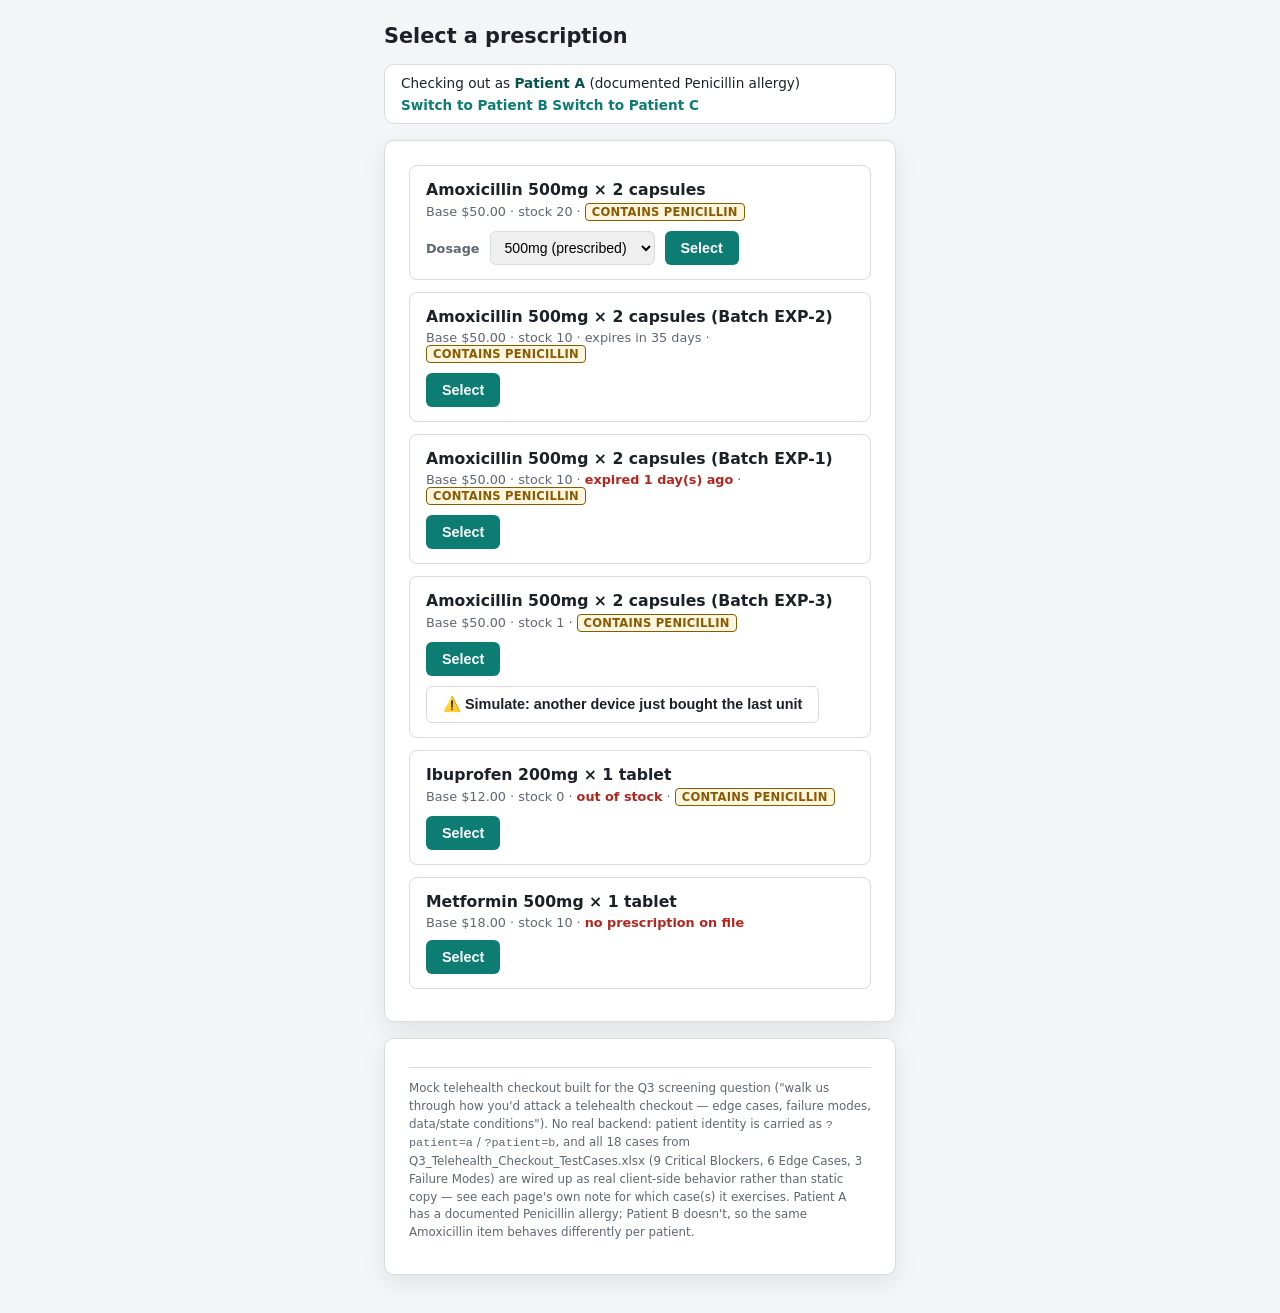
<file: index.html>
<!doctype html>
<html lang="en">
<head>
<meta charset="utf-8">
<meta name="viewport" content="width=device-width, initial-scale=1">
<title>Telehealth Checkout — Demo</title>
<link rel="stylesheet" href="style.css">
</head>
<body>
  <div class="page">
    <h1>Select a prescription</h1>
    <div id="patientBanner" class="patient-banner"></div>

    <div class="card">
      <div id="medicationList" data-testid="medication-list"></div>
    </div>

    <div class="card">
      <p class="demo-note">
        Mock telehealth checkout built for the Q3 screening question
        ("walk us through how you'd attack a telehealth checkout — edge
        cases, failure modes, data/state conditions"). No real backend:
        patient identity is carried as <code>?patient=a</code> /
        <code>?patient=b</code>, and all 18 cases from
        Q3_Telehealth_Checkout_TestCases.xlsx (9 Critical Blockers, 6 Edge
        Cases, 3 Failure Modes) are wired up as real client-side behavior
        rather than static copy — see each page's own note for which
        case(s) it exercises. Patient A has a documented Penicillin
        allergy; Patient B doesn't, so the same Amoxicillin item behaves
        differently per patient.
      </p>
    </div>
  </div>

  <script src="app.js"></script>
</body>
</html>
</file>
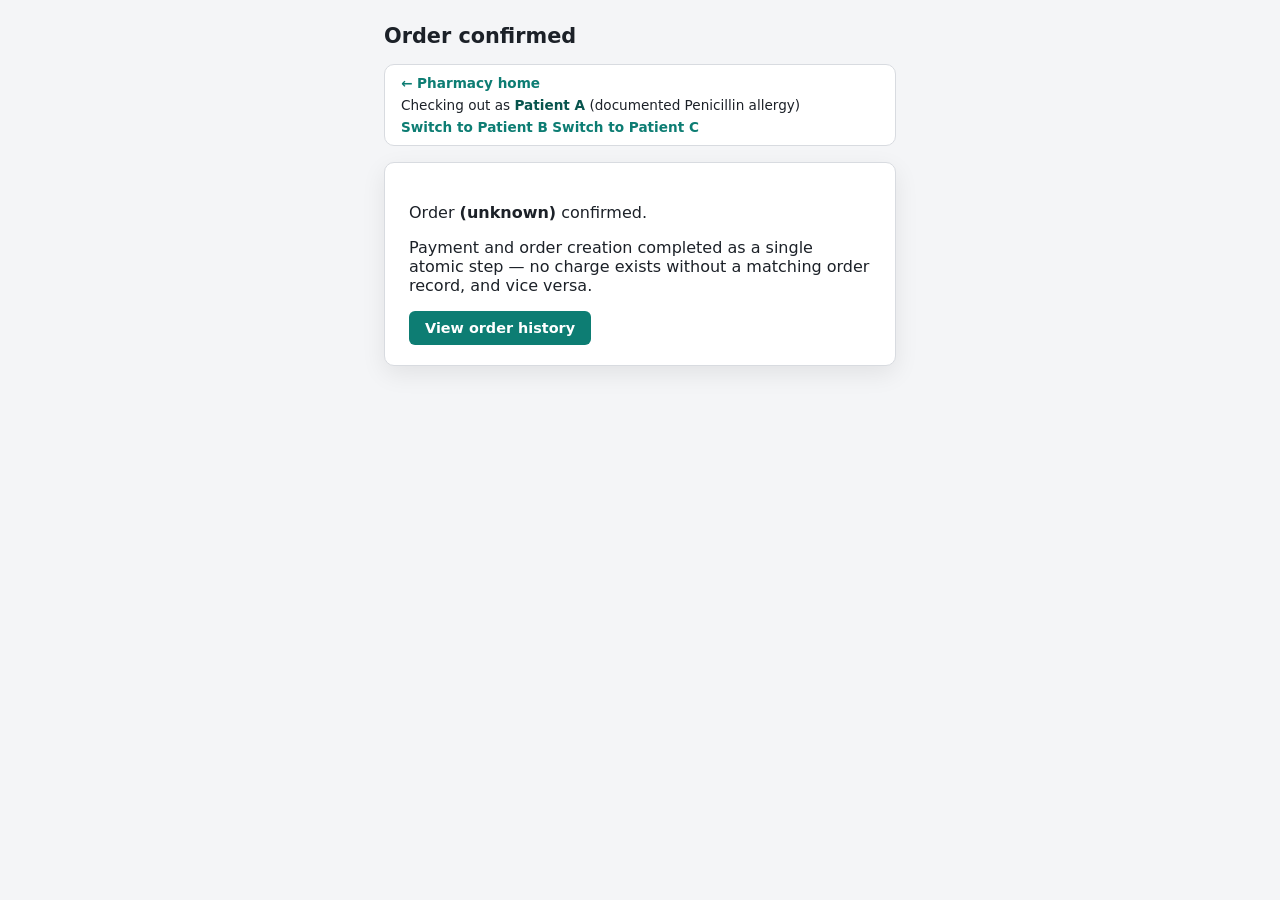
<file: confirmation.html>
<!doctype html>
<html lang="en">
<head>
<meta charset="utf-8">
<meta name="viewport" content="width=device-width, initial-scale=1">
<title>Order Confirmed — Demo</title>
<link rel="stylesheet" href="style.css">
</head>
<body>
  <div class="page">
    <h1>Order confirmed</h1>
    <div id="patientBanner" class="patient-banner"></div>

    <div class="card">
      <div id="orderConfirmation" data-testid="order-confirmation"></div>
    </div>
  </div>

  <script src="app.js"></script>
</body>
</html>
</file>
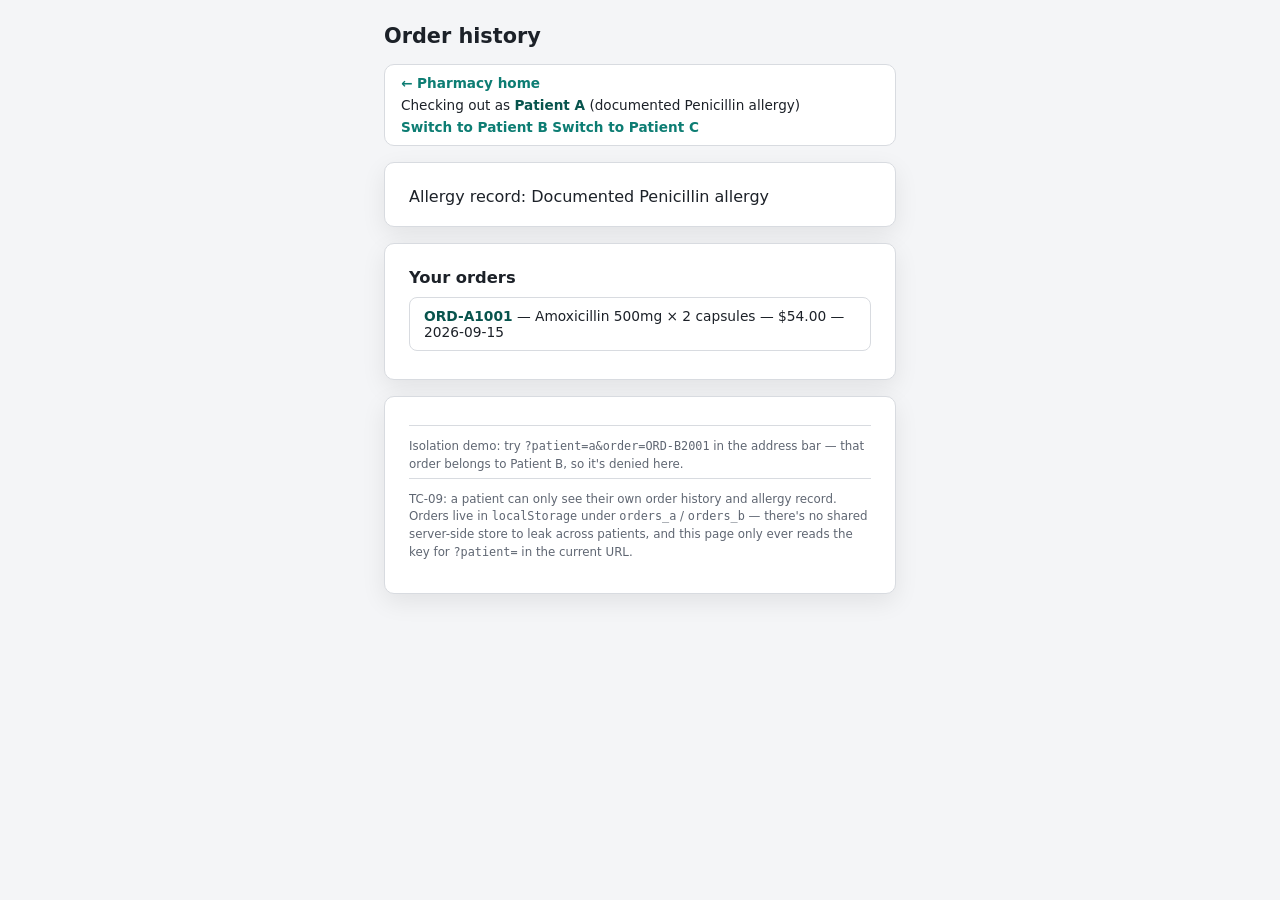
<file: history.html>
<!doctype html>
<html lang="en">
<head>
<meta charset="utf-8">
<meta name="viewport" content="width=device-width, initial-scale=1">
<title>Order History — Demo</title>
<link rel="stylesheet" href="style.css">
</head>
<body>
  <div class="page">
    <h1>Order history</h1>
    <div id="patientBanner" class="patient-banner"></div>

    <div class="card">
      <div id="allergyRecord"></div>
    </div>

    <div class="card">
      <h2>Your orders</h2>
      <div id="accessCheck"></div>
      <div id="orderHistory"></div>
    </div>

    <div class="card">
      <div id="isolationDemoNote"></div>
      <p class="demo-note">
        TC-09: a patient can only see their own order history and allergy
        record. Orders live in <code>localStorage</code> under
        <code>orders_a</code> / <code>orders_b</code> — there's no shared
        server-side store to leak across patients, and this page only
        ever reads the key for <code>?patient=</code> in the current URL.
      </p>
    </div>
  </div>

  <script src="app.js"></script>
</body>
</html>
</file>
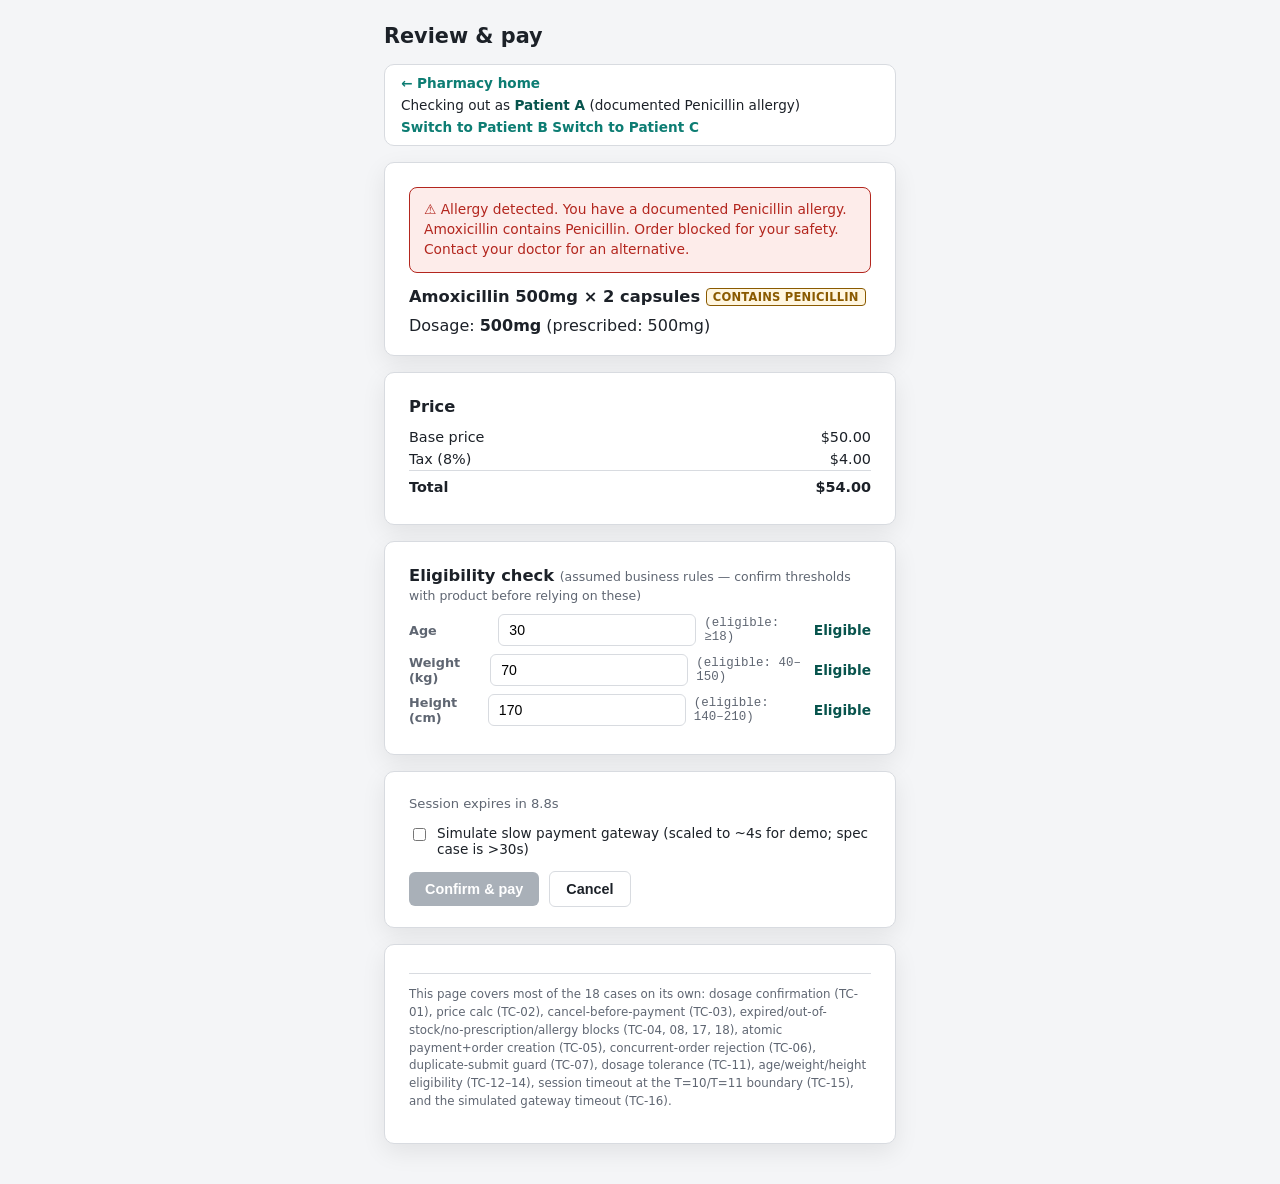
<file: review.html>
<!doctype html>
<html lang="en">
<head>
<meta charset="utf-8">
<meta name="viewport" content="width=device-width, initial-scale=1">
<title>Review &amp; Pay — Demo</title>
<link rel="stylesheet" href="style.css">
</head>
<body>
  <div class="page">
    <h1>Review &amp; pay</h1>
    <div id="patientBanner" class="patient-banner"></div>

    <div class="card">
      <div id="blockMessages"></div>
      <div id="medSummary"></div>
      <div id="toleranceBlock"></div>
    </div>

    <div class="card">
      <h2>Price</h2>
      <div id="priceBreakdown"></div>
    </div>

    <div class="card">
      <h2>Eligibility check <span style="font-weight:400;color:var(--muted);font-size:0.78rem;">(assumed business rules — confirm thresholds with product before relying on these)</span></h2>
      <div class="eligibility-row">
        <label for="ageInput">Age</label>
        <input type="number" id="ageInput" data-testid="age-input" value="30">
        <span id="ageThreshold" class="threshold-hint" data-testid="age-threshold-hint"></span>
        <span id="ageResult" class="result" data-testid="age-eligibility-result"></span>
      </div>
      <div class="eligibility-row">
        <label for="weightInput">Weight (kg)</label>
        <input type="number" id="weightInput" data-testid="weight-input" value="70">
        <span id="weightThreshold" class="threshold-hint" data-testid="weight-threshold-hint"></span>
        <span id="weightResult" class="result" data-testid="weight-eligibility-result"></span>
      </div>
      <div class="eligibility-row">
        <label for="heightInput">Height (cm)</label>
        <input type="number" id="heightInput" data-testid="height-input" value="170">
        <span id="heightThreshold" class="threshold-hint" data-testid="height-threshold-hint"></span>
        <span id="heightResult" class="result" data-testid="height-eligibility-result"></span>
      </div>
    </div>

    <div class="card">
      <div id="sessionTimer" class="timer" data-testid="session-timer"></div>
      <div class="checkbox-row">
        <input type="checkbox" id="slowGatewayToggle" data-testid="slow-gateway-toggle">
        <label for="slowGatewayToggle">Simulate slow payment gateway (scaled to ~4s for demo; spec case is &gt;30s)</label>
      </div>
      <div id="paymentErrorMessage" class="block-message" data-testid="payment-error-message"></div>
      <div id="transactionState" class="timer" data-testid="transaction-state"></div>
      <div id="retryNote"></div>
      <div class="row">
        <button type="button" class="primary" id="payButton" data-testid="pay-button">Confirm &amp; pay</button>
        <button type="button" class="secondary" id="cancelButton" data-testid="cancel-button">Cancel</button>
      </div>
    </div>

    <div class="card">
      <p class="demo-note">
        This page covers most of the 18 cases on its own: dosage
        confirmation (TC-01), price calc (TC-02), cancel-before-payment
        (TC-03), expired/out-of-stock/no-prescription/allergy blocks
        (TC-04, 08, 17, 18), atomic payment+order creation (TC-05),
        concurrent-order rejection (TC-06), duplicate-submit guard
        (TC-07), dosage tolerance (TC-11), age/weight/height eligibility
        (TC-12–14), session timeout at the T=10/T=11 boundary (TC-15),
        and the simulated gateway timeout (TC-16).
      </p>
    </div>
  </div>

  <script src="app.js"></script>
</body>
</html>
</file>
<file: style.css>
:root {
  --ink: #1c2128;
  --paper: #f4f5f7;
  --card: #ffffff;
  --line: #d8dbe0;
  --teal: #0d7d73;
  --teal-dark: #08544d;
  --error: #b3261e;
  --error-bg: #fdecea;
  --warn: #8a5a00;
  --warn-bg: #fff6e0;
  --muted: #5f6672;
  font-size: 16px;
}

* { box-sizing: border-box; }

body {
  margin: 0;
  min-height: 100vh;
  font-family: -apple-system, "Segoe UI", system-ui, Roboto, sans-serif;
  color: var(--ink);
  background: var(--paper);
}

.page {
  width: 100%;
  max-width: 560px;
  margin: 0 auto;
  padding: 24px;
}

.card {
  background: var(--card);
  border: 1px solid var(--line);
  border-radius: 10px;
  padding: 24px 24px 20px;
  box-shadow: 0 8px 24px rgba(0, 0, 0, 0.08);
  margin-bottom: 16px;
}

h1 { font-size: 1.3rem; margin: 0 0 16px; }
h2 { font-size: 1.02rem; margin: 0 0 10px; }

.patient-banner {
  display: flex;
  justify-content: space-between;
  align-items: center;
  flex-wrap: wrap;
  gap: 6px 14px;
  background: var(--card);
  border: 1px solid var(--line);
  border-radius: 10px;
  padding: 10px 16px;
  margin-bottom: 16px;
  font-size: 0.85rem;
}

.patient-banner strong { color: var(--teal-dark); }
.patient-banner a { color: var(--teal); text-decoration: none; font-weight: 600; }

.med-card {
  border: 1px solid var(--line);
  border-radius: 8px;
  padding: 14px 16px;
  margin-bottom: 12px;
}

.med-card h3 { margin: 0 0 4px; font-size: 0.98rem; }
.med-card .meta { color: var(--muted); font-size: 0.8rem; margin-bottom: 10px; }
.med-card .meta .oos { color: var(--error); font-weight: 600; }

.allergen-tag {
  display: inline-block;
  background: var(--warn-bg);
  color: var(--warn);
  border: 1px solid var(--warn);
  border-radius: 4px;
  padding: 1px 6px;
  font-size: 0.72rem;
  font-weight: 700;
  text-transform: uppercase;
  letter-spacing: 0.02em;
  vertical-align: middle;
}

.row { display: flex; gap: 10px; align-items: center; flex-wrap: wrap; }

button.primary, a.primary {
  padding: 9px 16px;
  border: none;
  border-radius: 6px;
  background: var(--teal);
  color: #fff;
  font-size: 0.9rem;
  font-weight: 600;
  cursor: pointer;
  text-decoration: none;
  display: inline-block;
}
button.primary:hover, a.primary:hover { background: var(--teal-dark); }
button.primary:disabled { background: #a9b0b8; cursor: not-allowed; }

button.secondary {
  padding: 9px 16px;
  border: 1px solid var(--line);
  border-radius: 6px;
  background: #fff;
  color: var(--ink);
  font-size: 0.9rem;
  font-weight: 600;
  cursor: pointer;
}
button.secondary:hover { background: var(--paper); }

select, input[type="number"], input[type="text"] {
  padding: 7px 10px;
  border: 1px solid var(--line);
  border-radius: 6px;
  font-size: 0.88rem;
}

.field { margin-bottom: 12px; }
.field label {
  display: block;
  font-size: 0.8rem;
  font-weight: 600;
  color: var(--muted);
  margin-bottom: 4px;
}

.block-message {
  background: var(--error-bg);
  border: 1px solid var(--error);
  color: var(--error);
  border-radius: 8px;
  padding: 12px 14px;
  font-size: 0.86rem;
  margin-bottom: 14px;
  line-height: 1.45;
}
.block-message:empty, .timer:empty { display: none; margin: 0; padding: 0; border: none; }

.warn-message {
  background: var(--warn-bg);
  border: 1px solid var(--warn);
  color: var(--warn);
  border-radius: 8px;
  padding: 10px 14px;
  font-size: 0.84rem;
  margin-bottom: 14px;
  line-height: 1.4;
}

.note-message {
  background: #eef6f5;
  border: 1px solid var(--teal);
  color: var(--teal-dark);
  border-radius: 8px;
  padding: 10px 14px;
  font-size: 0.82rem;
  margin-bottom: 14px;
  line-height: 1.4;
}

.price-table {
  width: 100%;
  font-size: 0.9rem;
  border-collapse: collapse;
  margin-bottom: 6px;
}
.price-table td { padding: 3px 0; }
.price-table td:last-child { text-align: right; }
.price-table tr.total td { font-weight: 700; border-top: 1px solid var(--line); padding-top: 8px; }

.timer {
  font-size: 0.82rem;
  color: var(--muted);
  margin-bottom: 14px;
}
.timer.urgent { color: var(--error); font-weight: 600; }

.eligibility-row {
  display: flex;
  align-items: center;
  gap: 8px;
  margin-bottom: 8px;
  font-size: 0.86rem;
}
.eligibility-row label { width: 90px; color: var(--muted); font-weight: 600; font-size: 0.8rem; }
.eligibility-row .threshold-hint { color: var(--muted); font-size: 0.78rem; font-family: ui-monospace, monospace; }
.eligibility-row .result { font-weight: 600; }
.eligibility-row .result.pass { color: var(--teal-dark); }
.eligibility-row .result.fail { color: var(--error); }

.order-item {
  border: 1px solid var(--line);
  border-radius: 8px;
  padding: 10px 14px;
  margin-bottom: 8px;
  font-size: 0.86rem;
}
.order-item .oid { font-weight: 700; color: var(--teal-dark); }

.demo-note {
  margin-top: 4px;
  border-top: 1px solid var(--line);
  padding-top: 12px;
  font-size: 0.74rem;
  color: var(--muted);
  line-height: 1.5;
}

.checkbox-row { display: flex; align-items: flex-start; gap: 8px; font-size: 0.85rem; margin-bottom: 14px; }
.checkbox-row input { margin-top: 3px; }
</file>
